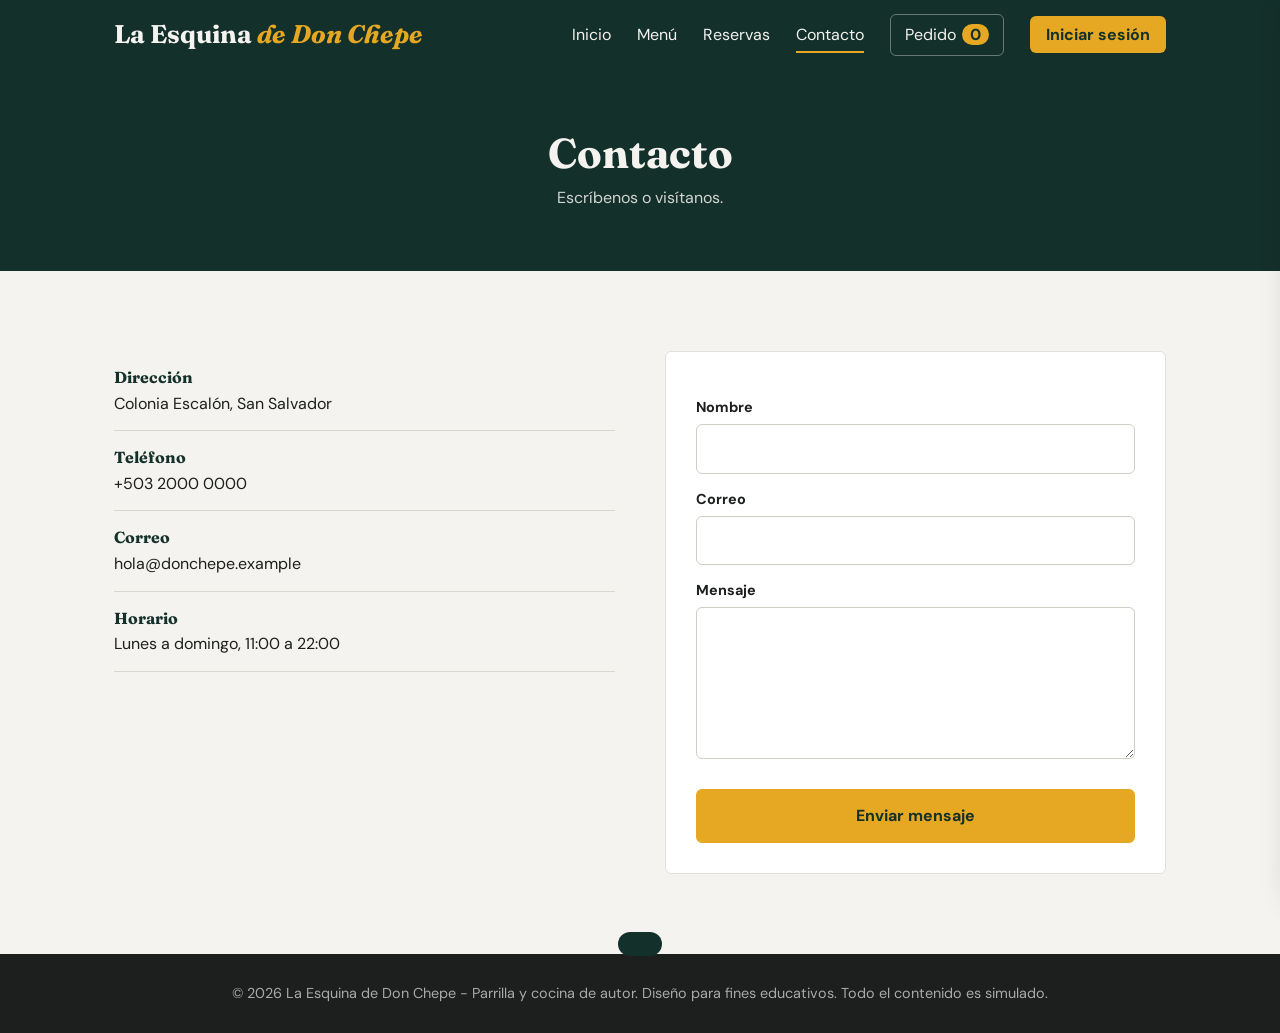
<file: contacto.html>
<!DOCTYPE html>
<html lang="es">
<head>
<meta charset="UTF-8">
<meta name="viewport" content="width=device-width, initial-scale=1">
<title>Contacto | La Esquina de Don Chepe - Parrilla y cocina de autor</title>
<link rel="preconnect" href="https://fonts.googleapis.com">
<link href="https://fonts.googleapis.com/css2?family=DM+Sans:wght@400;500;700&family=Fraunces:ital,wght@0,600;0,700;1,600&display=swap" rel="stylesheet">
<link rel="stylesheet" href="css/styles.css">
</head>
<body>
<header class="main-header"><div class="header-container">
<div class="logo"><a href="index.html"><h1>La Esquina <span>de Don Chepe</span></h1></a></div>
<button class="burger" aria-label="Abrir menú">☰</button>
<nav class="main-nav"><ul>
<li><a href="index.html" class="nav-link">Inicio</a></li>
<li><a href="menu.html" class="nav-link">Menú</a></li>
<li><a href="reservas.html" class="nav-link">Reservas</a></li>
<li><a href="contacto.html" class="nav-link active">Contacto</a></li>
<li><button class="cart-btn" id="cart-open">Pedido<b id="cart-count">0</b></button></li>
<li><a href="login.html" class="btn-login-nav">Iniciar sesión</a></li>
</ul></nav></div></header>
<div class="page-head"><h2>Contacto</h2><p>Escríbenos o visítanos.</p></div>
<main class="section split"><div><ul class="info-list">
<li><b>Dirección</b>Colonia Escalón, San Salvador</li><li><b>Teléfono</b>+503 2000 0000</li>
<li><b>Correo</b>hola@donchepe.example</li><li><b>Horario</b>Lunes a domingo, 11:00 a 22:00</li></ul></div>
<form id="form-contacto"><label for="n">Nombre</label><input id="n" name="nombre" required>
<label for="c">Correo</label><input id="c" name="correo" type="email" required>
<label for="m">Mensaje</label><textarea id="m" name="mensaje" rows="5" required></textarea>
<button class="btn" type="submit">Enviar mensaje</button><div class="msg" role="status"></div></form></main>
<aside class="drawer" id="drawer" aria-label="Tu pedido">
<h3>Tu pedido</h3><ul id="cart-items"></ul>
<div class="cart-total"><span>Total</span><span id="cart-total">$0.00</span></div>
<button class="btn" id="checkout">Confirmar pedido</button>
<button class="btn-ghost" id="cart-close" style="color:var(--verde);border-color:#ccc;margin:10px 0 0">Seguir viendo el menú</button>
</aside>
<div class="toast" id="toast" role="status"></div>
<footer class="main-footer"><p>&copy; 2026 La Esquina de Don Chepe - Parrilla y cocina de autor. Diseño para fines educativos. Todo el contenido es simulado.</p></footer>
<script src="js/main.js"></script>
</body>
</html>
</file>
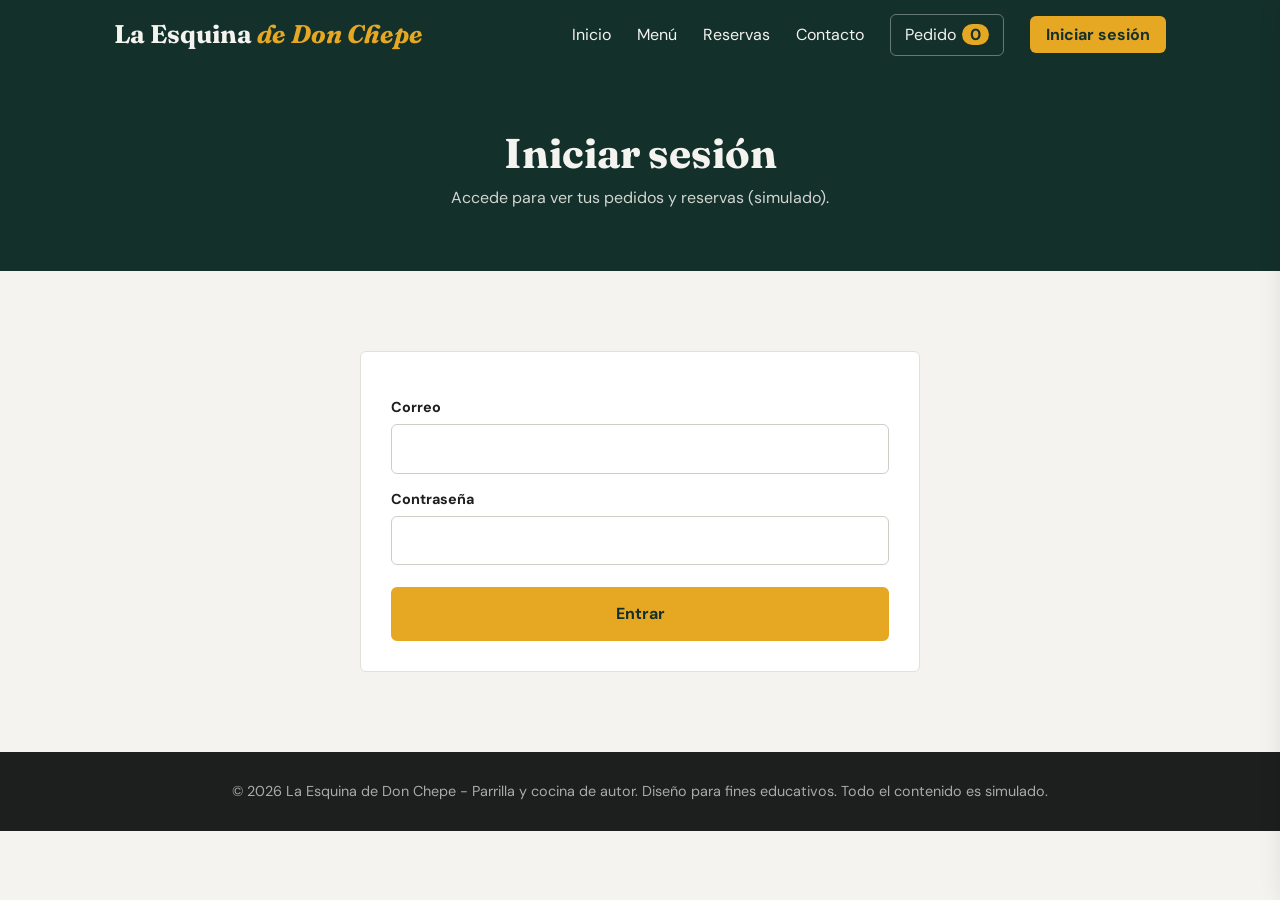
<file: login.html>
<!DOCTYPE html>
<html lang="es">
<head>
<meta charset="UTF-8">
<meta name="viewport" content="width=device-width, initial-scale=1">
<title>Iniciar sesión | La Esquina de Don Chepe - Parrilla y cocina de autor</title>
<link rel="preconnect" href="https://fonts.googleapis.com">
<link href="https://fonts.googleapis.com/css2?family=DM+Sans:wght@400;500;700&family=Fraunces:ital,wght@0,600;0,700;1,600&display=swap" rel="stylesheet">
<link rel="stylesheet" href="css/styles.css">
</head>
<body>
<header class="main-header"><div class="header-container">
<div class="logo"><a href="index.html"><h1>La Esquina <span>de Don Chepe</span></h1></a></div>
<button class="burger" aria-label="Abrir menú">☰</button>
<nav class="main-nav"><ul>
<li><a href="index.html" class="nav-link">Inicio</a></li>
<li><a href="menu.html" class="nav-link">Menú</a></li>
<li><a href="reservas.html" class="nav-link">Reservas</a></li>
<li><a href="contacto.html" class="nav-link">Contacto</a></li>
<li><button class="cart-btn" id="cart-open">Pedido<b id="cart-count">0</b></button></li>
<li><a href="login.html" class="btn-login-nav">Iniciar sesión</a></li>
</ul></nav></div></header>
<div class="page-head"><h2>Iniciar sesión</h2><p>Accede para ver tus pedidos y reservas (simulado).</p></div>
<main class="section"><div class="form-wrap"><form id="form-login">
<label for="u">Correo</label><input id="u" name="correo" type="email" required>
<label for="k">Contraseña</label><input id="k" name="clave" type="password" required>
<button class="btn" type="submit">Entrar</button><div class="msg" role="status"></div></form></div></main>
<aside class="drawer" id="drawer" aria-label="Tu pedido">
<h3>Tu pedido</h3><ul id="cart-items"></ul>
<div class="cart-total"><span>Total</span><span id="cart-total">$0.00</span></div>
<button class="btn" id="checkout">Confirmar pedido</button>
<button class="btn-ghost" id="cart-close" style="color:var(--verde);border-color:#ccc;margin:10px 0 0">Seguir viendo el menú</button>
</aside>
<div class="toast" id="toast" role="status"></div>
<footer class="main-footer"><p>&copy; 2026 La Esquina de Don Chepe - Parrilla y cocina de autor. Diseño para fines educativos. Todo el contenido es simulado.</p></footer>
<script src="js/main.js"></script>
</body>
</html>
</file>
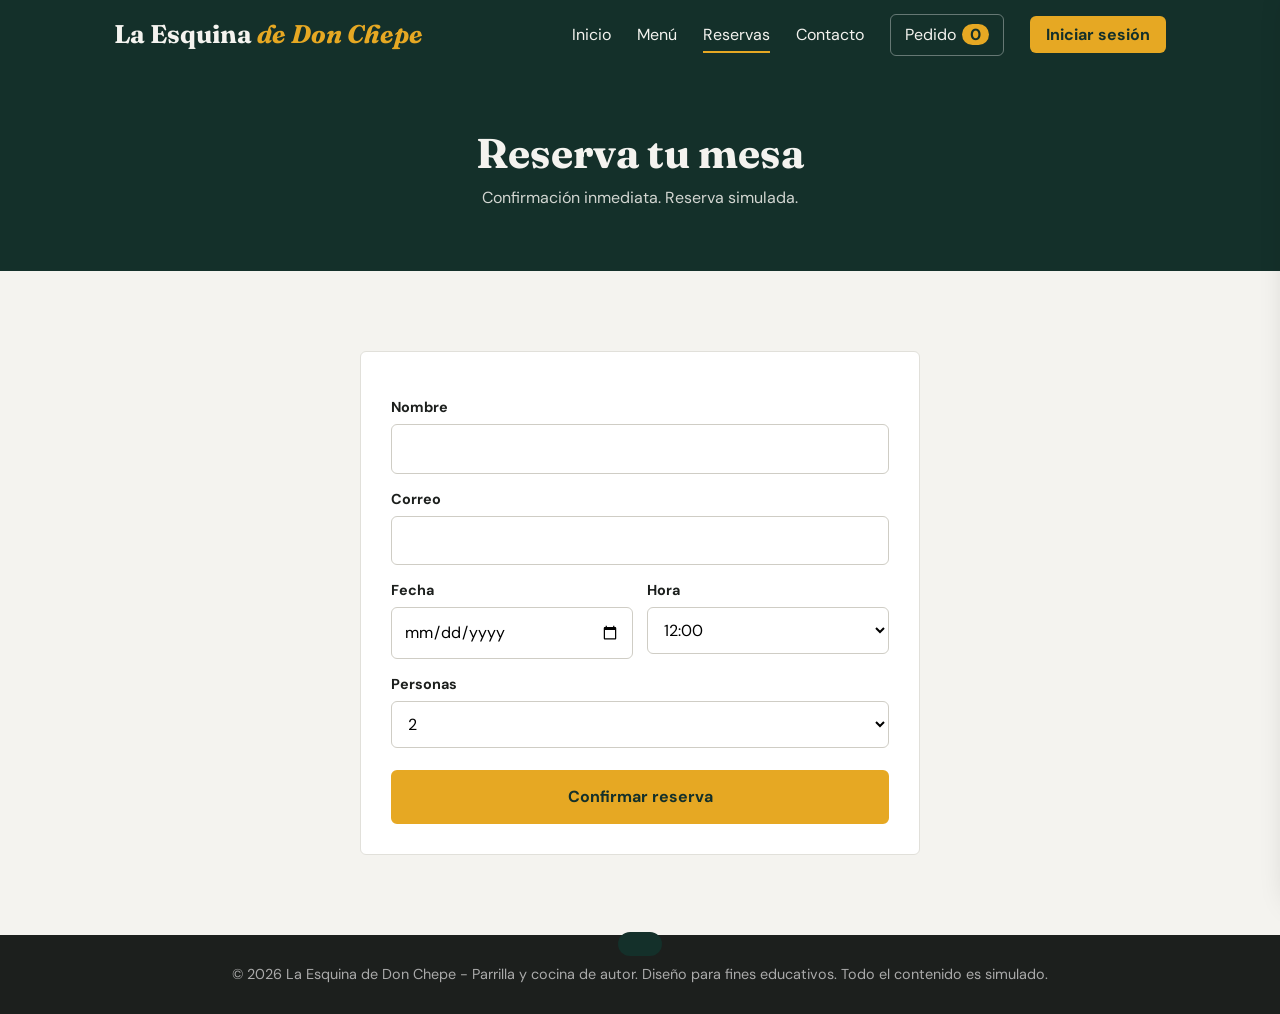
<file: reservas.html>
<!DOCTYPE html>
<html lang="es">
<head>
<meta charset="UTF-8">
<meta name="viewport" content="width=device-width, initial-scale=1">
<title>Reservas | La Esquina de Don Chepe - Parrilla y cocina de autor</title>
<link rel="preconnect" href="https://fonts.googleapis.com">
<link href="https://fonts.googleapis.com/css2?family=DM+Sans:wght@400;500;700&family=Fraunces:ital,wght@0,600;0,700;1,600&display=swap" rel="stylesheet">
<link rel="stylesheet" href="css/styles.css">
</head>
<body>
<header class="main-header"><div class="header-container">
<div class="logo"><a href="index.html"><h1>La Esquina <span>de Don Chepe</span></h1></a></div>
<button class="burger" aria-label="Abrir menú">☰</button>
<nav class="main-nav"><ul>
<li><a href="index.html" class="nav-link">Inicio</a></li>
<li><a href="menu.html" class="nav-link">Menú</a></li>
<li><a href="reservas.html" class="nav-link active">Reservas</a></li>
<li><a href="contacto.html" class="nav-link">Contacto</a></li>
<li><button class="cart-btn" id="cart-open">Pedido<b id="cart-count">0</b></button></li>
<li><a href="login.html" class="btn-login-nav">Iniciar sesión</a></li>
</ul></nav></div></header>
<div class="page-head"><h2>Reserva tu mesa</h2><p>Confirmación inmediata. Reserva simulada.</p></div>
<main class="section"><div class="form-wrap"><form id="form-reserva">
<label for="nombre">Nombre</label><input id="nombre" name="nombre" required>
<label for="correo">Correo</label><input id="correo" name="correo" type="email" required>
<div class="row2"><div><label for="fecha">Fecha</label><input id="fecha" name="fecha" type="date" required></div>
<div><label for="hora">Hora</label><select id="hora" name="hora"><option>12:00</option><option>13:00</option><option>14:00</option><option>19:00</option><option>20:00</option><option>21:00</option></select></div></div>
<label for="personas">Personas</label><select id="personas" name="personas"><option>1</option><option selected>2</option><option>3</option><option>4</option><option>5</option><option>6</option><option>8</option></select>
<button class="btn" type="submit">Confirmar reserva</button><div class="msg" role="status"></div></form></div></main>
<aside class="drawer" id="drawer" aria-label="Tu pedido">
<h3>Tu pedido</h3><ul id="cart-items"></ul>
<div class="cart-total"><span>Total</span><span id="cart-total">$0.00</span></div>
<button class="btn" id="checkout">Confirmar pedido</button>
<button class="btn-ghost" id="cart-close" style="color:var(--verde);border-color:#ccc;margin:10px 0 0">Seguir viendo el menú</button>
</aside>
<div class="toast" id="toast" role="status"></div>
<footer class="main-footer"><p>&copy; 2026 La Esquina de Don Chepe - Parrilla y cocina de autor. Diseño para fines educativos. Todo el contenido es simulado.</p></footer>
<script src="js/main.js"></script>
</body>
</html>
</file>
<file: css/styles.css>
:root{--verde:#14302a;--verde2:#1f4a40;--hueso:#f4f3ef;--tinta:#1c1f1d;--gris:#6b716d;--azafran:#e6a823;--brasa:#b8401f;--r:6px}
*{box-sizing:border-box;margin:0;padding:0}
html{scroll-behavior:smooth}
body{font-family:'DM Sans',system-ui,sans-serif;background:var(--hueso);color:var(--tinta);line-height:1.6}
h1,h2,h3{font-family:'Fraunces',Georgia,serif;line-height:1.15}
a{color:inherit;text-decoration:none}
img{display:block;max-width:100%}
:focus-visible{outline:3px solid var(--azafran);outline-offset:2px}
.main-header{background:var(--verde);color:var(--hueso);position:sticky;top:0;z-index:50}
.header-container{max-width:1100px;margin:auto;padding:14px 24px;display:flex;align-items:center;justify-content:space-between;gap:16px}
.logo h1{font-size:1.6rem;font-weight:700}.logo span{color:var(--azafran);font-style:italic}
.main-nav ul{list-style:none;display:flex;align-items:center;gap:26px}
.nav-link{padding:6px 0;border-bottom:2px solid transparent;transition:.2s}
.nav-link:hover,.nav-link.active{border-color:var(--azafran)}
.btn-login-nav{background:var(--azafran);color:var(--verde);padding:8px 16px;border-radius:var(--r);font-weight:700}
.cart-btn{background:none;border:1px solid rgba(255,255,255,.35);color:inherit;padding:7px 14px;border-radius:var(--r);cursor:pointer;font:inherit}
.cart-btn b{background:var(--azafran);color:var(--verde);border-radius:99px;padding:0 8px;margin-left:6px}
.burger{display:none;background:none;border:0;color:inherit;font-size:1.7rem;cursor:pointer}
.hero{min-height:78vh;display:flex;align-items:flex-end;color:#fff;background:linear-gradient(to top,rgba(10,25,21,.92) 15%,rgba(10,25,21,.25)),var(--verde2) center/cover}
.hero-content{max-width:1100px;width:100%;margin:auto;padding:0 24px 70px}
.hero h2{font-size:clamp(2.4rem,6vw,4.6rem);max-width:12ch}
.hero p{max-width:46ch;margin:16px 0 28px;font-size:1.1rem;opacity:.92}
.btn-primary,.btn-ghost,.btn{display:inline-block;padding:12px 24px;border-radius:var(--r);font-weight:700;border:2px solid var(--azafran);cursor:pointer;font:inherit;font-weight:700;transition:.2s}
.btn-primary,.btn{background:var(--azafran);color:var(--verde)}
.btn-primary:hover,.btn:hover{background:#f0ba45}
.btn-ghost{background:none;color:#fff;margin-left:10px}.btn-ghost:hover{background:rgba(255,255,255,.12)}
.section{max-width:1100px;margin:auto;padding:80px 24px}
.section-title{margin-bottom:36px}.section-title h2{font-size:2.2rem;color:var(--verde)}.section-title p{color:var(--gris);max-width:55ch;margin-top:6px}
.menu-grid{display:grid;grid-template-columns:repeat(auto-fill,minmax(260px,1fr));gap:26px}
.menu-card{background:#fff;border-radius:var(--r);overflow:hidden;display:flex;flex-direction:column;border:1px solid #e1e0da}
.card-img{aspect-ratio:4/3;background:var(--verde2);overflow:hidden}
.card-img img{width:100%;height:100%;object-fit:cover;transition:transform .5s}
.menu-card:hover img{transform:scale(1.05)}
.card-info{padding:18px;display:flex;flex-direction:column;flex:1}
.card-info h3{font-size:1.2rem;margin-bottom:6px}.card-info p{color:var(--gris);font-size:.95rem;flex:1}
.card-footer{display:flex;justify-content:space-between;align-items:center;margin-top:16px}
.price{font-family:'Fraunces',serif;font-size:1.3rem;font-weight:700;color:var(--brasa)}
.add{background:var(--verde);color:#fff;border:0;padding:9px 16px;border-radius:var(--r);cursor:pointer;font:inherit;font-weight:700}
.add:hover{background:var(--verde2)}
.story{background:var(--verde);color:var(--hueso)}
.story .section{display:grid;grid-template-columns:1fr 1fr;gap:50px;align-items:center}
.story img{border-radius:var(--r);aspect-ratio:4/3;object-fit:cover;width:100%}
.story h2{font-size:2.2rem;margin-bottom:14px}.story p{opacity:.9;margin-bottom:12px}
.page-head{background:var(--verde);color:var(--hueso);padding:60px 24px;text-align:center}
.page-head h2{font-size:2.6rem}.page-head p{opacity:.85;margin-top:8px}
.filters{display:flex;flex-wrap:wrap;gap:10px;margin-bottom:30px}
.filters button{background:#fff;border:1px solid #cfcdc5;padding:8px 18px;border-radius:99px;cursor:pointer;font:inherit}
.filters button.on{background:var(--verde);color:#fff;border-color:var(--verde)}
.form-wrap{max-width:560px;margin:auto}
.split{display:grid;grid-template-columns:1fr 1fr;gap:50px}
form{background:#fff;padding:30px;border-radius:var(--r);border:1px solid #e1e0da}
label{display:block;font-weight:700;font-size:.9rem;margin:14px 0 5px}
input,select,textarea{width:100%;padding:11px 12px;border:1px solid #cfcdc5;border-radius:var(--r);font:inherit;background:#fff}
form .btn{width:100%;margin-top:22px}
.row2{display:grid;grid-template-columns:1fr 1fr;gap:14px}
.msg{margin-top:16px;padding:14px;border-radius:var(--r);display:none;font-weight:500}
.msg.ok{display:block;background:#e3f1e6;color:#1c5a2c}.msg.err{display:block;background:#f8e2dc;color:#8a2a10}
.info-list{list-style:none}.info-list li{padding:14px 0;border-bottom:1px solid #d9d7cf}
.info-list b{display:block;font-family:'Fraunces',serif;color:var(--verde)}
.drawer{position:fixed;top:0;right:-380px;width:360px;max-width:92vw;height:100%;background:#fff;z-index:100;padding:24px;box-shadow:-8px 0 30px rgba(0,0,0,.2);transition:right .3s;display:flex;flex-direction:column}
.drawer.open{right:0}.drawer h3{font-size:1.5rem;margin-bottom:14px}
#cart-items{flex:1;overflow:auto;list-style:none}
#cart-items li{display:flex;justify-content:space-between;gap:8px;padding:10px 0;border-bottom:1px solid #eee}
#cart-items button{background:none;border:0;color:var(--brasa);cursor:pointer;font-size:1.1rem}
.cart-total{display:flex;justify-content:space-between;font-weight:700;font-size:1.2rem;margin:16px 0}
.toast{position:fixed;bottom:24px;left:50%;transform:translate(-50%,80px);background:var(--verde);color:#fff;padding:12px 22px;border-radius:99px;transition:.3s;z-index:200}
.toast.show{transform:translate(-50%,0)}
.main-footer{background:var(--tinta);color:#aaa;text-align:center;padding:28px 24px;font-size:.9rem}
@media(max-width:800px){
.burger{display:block}
.main-nav{position:absolute;top:100%;left:0;right:0;background:var(--verde);display:none;padding:10px 24px 20px}
.main-nav.open{display:block}.main-nav ul{flex-direction:column;align-items:flex-start}
.story .section,.split{grid-template-columns:1fr}.btn-ghost{margin:10px 0 0}}
@media(prefers-reduced-motion:reduce){*{transition:none!important;scroll-behavior:auto!important}}
[hidden]{display:none!important}
</file>
